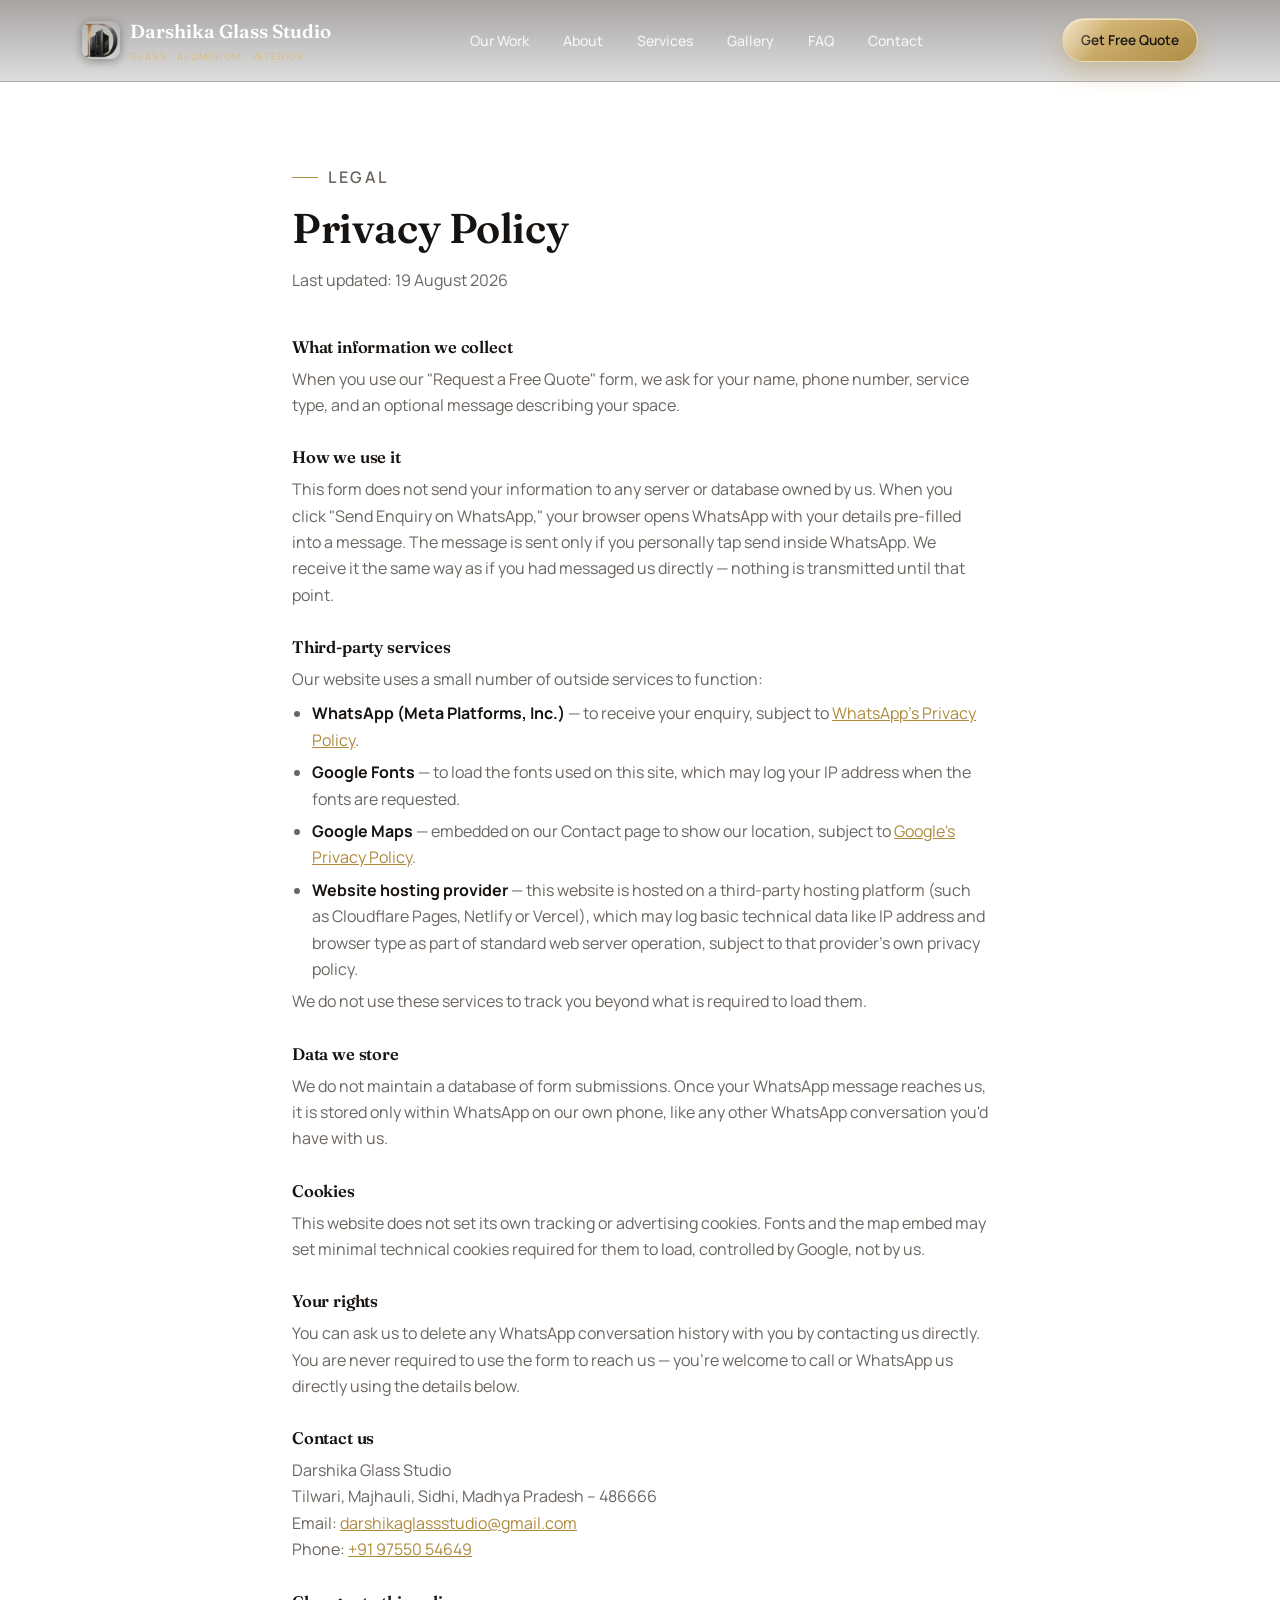
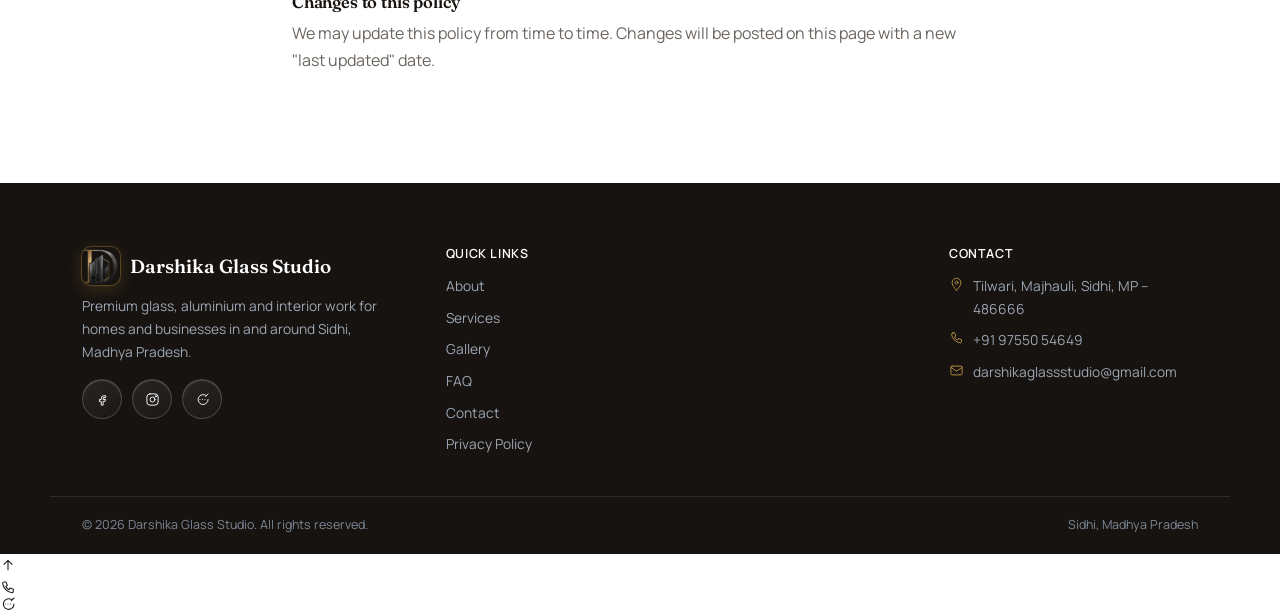
<file: privacy.html>
<!DOCTYPE html>
<html lang="en">
<head>
<meta charset="UTF-8">
<meta name="viewport" content="width=device-width, initial-scale=1, viewport-fit=cover">
<title>Privacy Policy | Darshika Glass Studio</title>
<meta name="description" content="How Darshika Glass Studio handles the information you share through our quote form and website.">
<meta name="robots" content="index, follow">
<link rel="canonical" href="https://www.darshikaglassstudio.in/privacy.html">
<meta name="theme-color" content="#171310">
<link rel="icon" href="assets/brand/favicon.png">

<link rel="preconnect" href="https://fonts.googleapis.com">
<link rel="preconnect" href="https://fonts.gstatic.com" crossorigin>
<link href="https://fonts.googleapis.com/css2?family=Fraunces:ital,opsz,wght@0,9..144,500;0,9..144,600;0,9..144,700;1,9..144,500&amp;family=Manrope:wght@400;500;600;700;800&amp;display=swap" rel="stylesheet">

<link rel="stylesheet" href="style.css">
</head>
<body>

<!-- ============================= ICON SPRITE (only the icons this page uses) ============================= -->
<svg class="sr-only" aria-hidden="true">
<symbol id="i-phone" viewBox="0 0 24 24"><path d="M6 3h3l2 5-2.5 1.5a11 11 0 0 0 5 5L15 12l5 2v3a2 2 0 0 1-2 2A16 16 0 0 1 4 5a2 2 0 0 1 2-2z"/></symbol>
<symbol id="i-chat" viewBox="0 0 24 24"><path d="M21 12a8 8 0 1 1-3.4-6.5"/><path d="M21 3l-4 4"/><path d="M8 12h.01M12 12h.01M16 12h.01"/></symbol>
<symbol id="i-mail" viewBox="0 0 24 24"><rect x="3" y="5" width="18" height="14" rx="2"/><path d="M3 7l9 6 9-6"/></symbol>
<symbol id="i-pin" viewBox="0 0 24 24"><path d="M12 21s7-6.5 7-12a7 7 0 1 0-14 0c0 5.5 7 12 7 12z"/><circle cx="12" cy="9" r="2.4"/></symbol>
<symbol id="i-menu" viewBox="0 0 24 24"><path d="M4 7h16M4 12h16M4 17h16"/></symbol>
<symbol id="i-close" viewBox="0 0 24 24"><path d="M5 5l14 14M19 5L5 19"/></symbol>
<symbol id="i-up" viewBox="0 0 24 24"><path d="M12 19V5M6 11l6-6 6 6"/></symbol>
<symbol id="i-fb" viewBox="0 0 24 24"><path d="M14 9h3V6h-3a4 4 0 0 0-4 4v2H7v3h3v6h3v-6h3l1-3h-4v-2a1 1 0 0 1 1-1z"/></symbol>
<symbol id="i-insta" viewBox="0 0 24 24"><rect x="3" y="3" width="18" height="18" rx="5"/><circle cx="12" cy="12" r="4"/><circle cx="17.2" cy="6.8" r="1"/></symbol>
</svg>

<!-- ============================= NAVBAR ============================= -->
<header class="nav" id="nav">
  <div class="container nav-inner">
    <a href="index.html" class="brand">
      <img class="brand-mark" src="assets/brand/logo-mark.png" alt="Darshika Glass Studio logo">
      <span>Darshika Glass Studio<small>Glass &middot; Aluminium &middot; Interior</small></span>
    </a>
    <nav class="nav-links" aria-label="Primary">
      <a href="index.html#work">Our Work</a>
      <a href="index.html#about">About</a>
      <a href="index.html#services">Services</a>
      <a href="index.html#gallery">Gallery</a>
      <a href="index.html#faq">FAQ</a>
      <a href="index.html#contact">Contact</a>
    </nav>
    <a href="index.html#contact" class="btn btn-gold btn-sm nav-cta">Get Free Quote</a>
    <button class="nav-burger" id="burgerBtn" aria-label="Open menu" aria-expanded="false">
      <svg class="icon icon-menu" aria-hidden="true"><use href="#i-menu"/></svg>
      <svg class="icon icon-close" aria-hidden="true"><use href="#i-close"/></svg>
    </button>
  </div>
</header>

<div class="mobile-menu" id="mobileMenu">
  <a href="index.html#work">Our Work</a>
  <a href="index.html#about">About</a>
  <a href="index.html#services">Services</a>
  <a href="index.html#gallery">Gallery</a>
  <a href="index.html#faq">FAQ</a>
  <a href="index.html#contact">Contact</a>
  <div class="mm-actions">
    <a href="tel:+919755054649" class="btn btn-outline">Call Now</a>
    <a href="index.html#contact" class="btn btn-gold">Get Free Quote</a>
  </div>
</div>

<!-- ============================= PRIVACY POLICY ============================= -->
<section class="section" id="privacy" style="padding-top:150px">
  <div class="container" style="max-width:760px">
    <div class="section-head">
      <p class="eyebrow">Legal</p>
      <h1 style="font-size:clamp(1.8rem,4vw,2.6rem)">Privacy Policy</h1>
      <p>Last updated: 19 August 2026</p>
    </div>

    <div class="privacy-body">
      <h3>What information we collect</h3>
      <p>When you use our "Request a Free Quote" form, we ask for your name, phone number, service type, and an optional message describing your space.</p>

      <h3>How we use it</h3>
      <p>This form does not send your information to any server or database owned by us. When you click "Send Enquiry on WhatsApp," your browser opens WhatsApp with your details pre-filled into a message. The message is sent only if you personally tap send inside WhatsApp. We receive it the same way as if you had messaged us directly — nothing is transmitted until that point.</p>

      <h3>Third-party services</h3>
      <p>Our website uses a small number of outside services to function:</p>
      <ul class="privacy-list">
        <li><strong>WhatsApp (Meta Platforms, Inc.)</strong> — to receive your enquiry, subject to <a href="https://www.whatsapp.com/legal/privacy-policy" target="_blank" rel="noopener">WhatsApp's Privacy Policy</a>.</li>
        <li><strong>Google Fonts</strong> — to load the fonts used on this site, which may log your IP address when the fonts are requested.</li>
        <li><strong>Google Maps</strong> — embedded on our Contact page to show our location, subject to <a href="https://policies.google.com/privacy" target="_blank" rel="noopener">Google's Privacy Policy</a>.</li>
        <li><strong>Website hosting provider</strong> — this website is hosted on a third-party hosting platform (such as Cloudflare Pages, Netlify or Vercel), which may log basic technical data like IP address and browser type as part of standard web server operation, subject to that provider's own privacy policy.</li>
      </ul>
      <p>We do not use these services to track you beyond what is required to load them.</p>

      <h3>Data we store</h3>
      <p>We do not maintain a database of form submissions. Once your WhatsApp message reaches us, it is stored only within WhatsApp on our own phone, like any other WhatsApp conversation you'd have with us.</p>

      <h3>Cookies</h3>
      <p>This website does not set its own tracking or advertising cookies. Fonts and the map embed may set minimal technical cookies required for them to load, controlled by Google, not by us.</p>

      <h3>Your rights</h3>
      <p>You can ask us to delete any WhatsApp conversation history with you by contacting us directly. You are never required to use the form to reach us — you're welcome to call or WhatsApp us directly using the details below.</p>

      <h3>Contact us</h3>
      <p>
        Darshika Glass Studio<br>
        Tilwari, Majhauli, Sidhi, Madhya Pradesh &ndash; 486666<br>
        Email: <a href="mailto:darshikaglassstudio@gmail.com">darshikaglassstudio@gmail.com</a><br>
        Phone: <a href="tel:+919755054649">+91 97550 54649</a>
      </p>

      <h3>Changes to this policy</h3>
      <p>We may update this policy from time to time. Changes will be posted on this page with a new "last updated" date.</p>
    </div>
  </div>
</section>

<!-- ============================= FOOTER ============================= -->
<footer class="footer">
  <div class="container footer-grid">
    <div class="footer-brand">
      <a href="index.html" class="brand">
        <img class="brand-mark" src="assets/brand/logo-mark.png" alt="Darshika Glass Studio logo">
        <span>Darshika Glass Studio</span>
      </a>
      <p>Premium glass, aluminium and interior work for homes and businesses in and around Sidhi, Madhya Pradesh.</p>
      <div class="social-row">
        <a href="https://www.facebook.com/darshikaglassstudio/" target="_blank" rel="noopener" aria-label="Facebook"><svg class="icon" aria-hidden="true"><use href="#i-fb"/></svg></a>
        <a href="https://www.instagram.com/darshikaglassstudio/?hl=en" target="_blank" rel="noopener" aria-label="Instagram"><svg class="icon" aria-hidden="true"><use href="#i-insta"/></svg></a>
        <a href="https://wa.me/919755054649" target="_blank" rel="noopener" aria-label="WhatsApp"><svg class="icon" aria-hidden="true"><use href="#i-chat"/></svg></a>
      </div>
    </div>
    <div class="footer-col--links">
      <h4>Quick Links</h4>
      <div class="footer-links">
        <a href="index.html#about">About</a><a href="index.html#services">Services</a><a href="index.html#gallery">Gallery</a><a href="index.html#faq">FAQ</a><a href="index.html#contact">Contact</a><a href="privacy.html">Privacy Policy</a>
      </div>
    </div>
    <div class="footer-col--contact">
      <h4>Contact</h4>
      <ul class="footer-contact">
        <li><svg class="icon" aria-hidden="true"><use href="#i-pin"/></svg><span>Tilwari, Majhauli, Sidhi, MP – 486666</span></li>
        <li><svg class="icon" aria-hidden="true"><use href="#i-phone"/></svg><span>+91 97550 54649</span></li>
        <li><svg class="icon" aria-hidden="true"><use href="#i-mail"/></svg><span>darshikaglassstudio@gmail.com</span></li>
      </ul>
    </div>
  </div>
  <div class="container footer-bottom">
    <span>&copy; <span id="yearNow">2026</span> Darshika Glass Studio. All rights reserved.</span>
    <span>Sidhi, Madhya Pradesh</span>
  </div>
</footer>

<!-- ============================= FLOATING UI ============================= -->
<div class="float-stack">
  <button class="float-btn top-btn" id="topBtn" aria-label="Back to top"><svg class="icon" aria-hidden="true"><use href="#i-up"/></svg></button>
  <a href="tel:+919755054649" class="float-btn call-btn" aria-label="Call now"><svg class="icon" aria-hidden="true"><use href="#i-phone"/></svg></a>
  <a href="https://wa.me/919755054649" target="_blank" rel="noopener" class="float-btn wa-btn" aria-label="Chat on WhatsApp"><span class="pulse" aria-hidden="true"></span><svg class="icon" aria-hidden="true"><use href="#i-chat"/></svg></a>
</div>

<script src="privacy.js"></script>
</body>
</html>
</file>
<file: style.css>
/* ============================= TOKENS ============================= */
:root{
  --navy:#171310;
  --navy-soft:#221C15;
  --gold:#AE8A3D;
  --gold-light:#DCBC7C;
  /* AA-safe variant of --gold for small text on white/soft backgrounds —
     the base --gold is ~3.23:1 on white (fails WCAG AA for normal text),
     this is ~4.6:1. Only use on-light; on-dark contexts already read fine
     with --gold or --gold-light and should keep using those. */
  --gold-oncontrast:#8A6C2E;
  /* RGB components of the tokens above, for rgba() use — keeps every
     translucent navy/gold overlay tied to one source instead of the same
     triplet retyped at each call site. */
  --navy-rgb:23,19,16;
  --gold-rgb:174,138,61;
  --gold-light-rgb:220,188,124;
  --bg:#FFFFFF;
  --bg-soft:#F8F6F1;
  --text:#221F1B;
  --text-muted:#6B6560;
  --line:#EAE6DC;
  --line-strong:#DBD5C6;
  --shadow-sm: 0 2px 10px rgba(var(--navy-rgb),0.07);
  --shadow-md: 0 10px 30px rgba(var(--navy-rgb),0.11);
  --shadow-lg: 0 24px 60px rgba(var(--navy-rgb),0.18);
  --radius-sm: 10px;
  --radius-md: 16px;
  --radius-lg: 24px;
  --ease: cubic-bezier(.4,0,.2,1);
  --container: 1180px;
}

/* ============================= RESET ============================= */
*,*::before,*::after{box-sizing:border-box;margin:0;padding:0}
html{scroll-behavior:smooth}
body{
  font-family:'Manrope',sans-serif;
  color:var(--text);
  background:var(--bg);
  line-height:1.65;
  -webkit-font-smoothing:antialiased;
  text-rendering:optimizeLegibility;
  overflow-x:hidden;
}
img,svg{display:block;max-width:100%}
a{color:inherit;text-decoration:none}
button{font:inherit;cursor:pointer;background:none;border:none;color:inherit}
ul{list-style:none}
input,textarea,select{font:inherit;color:inherit}
h1,h2,h3,h4{font-family:'Fraunces',serif;font-weight:600;color:var(--navy);line-height:1.18;font-variation-settings:'opsz' 40;letter-spacing:-0.01em}
:focus-visible{outline:2px solid var(--gold);outline-offset:3px}
::selection{background:var(--gold-light);color:var(--navy)}

@media (prefers-reduced-motion: reduce){
  html{scroll-behavior:auto}
  *,*::before,*::after{animation-duration:0.01ms !important;animation-iteration-count:1 !important;transition-duration:0.01ms !important;scroll-behavior:auto !important}
}

/* ============================= UTILITIES ============================= */
.container{max-width:var(--container);margin-inline:auto;padding-inline:20px}
@media(min-width:768px){.container{padding-inline:32px}}

.section{padding-block:64px;background:var(--bg)}
@media(min-width:1024px){.section{padding-block:104px}}

.section-soft{background:var(--bg-soft)}
.services-section{position:relative;overflow:hidden}
.services-section::before{
  content:"";position:absolute;top:-140px;right:-90px;width:340px;height:420px;z-index:0;pointer-events:none;
  border:1px solid rgba(var(--gold-rgb),0.16);border-radius:30px;
  background:linear-gradient(135deg,rgba(255,255,255,0.5),rgba(255,255,255,0) 55%);
  transform:rotate(-11deg);
}
.services-section>.container{position:relative;z-index:1}
.section-navy{background:var(--navy);color:#EDEFF2;position:relative;overflow:hidden}
.section-navy::before,.section-navy::after{
  content:"";position:absolute;pointer-events:none;z-index:0;
  border:1px solid rgba(var(--gold-rgb),0.22);border-radius:26px;
  background:linear-gradient(135deg,rgba(255,255,255,0.06),rgba(255,255,255,0) 60%);
}
.section-navy::before{width:300px;height:380px;top:-110px;right:-70px;transform:rotate(-13deg)}
.section-navy::after{width:200px;height:260px;bottom:-90px;left:-50px;transform:rotate(10deg)}
.section-navy>.container{position:relative;z-index:1}
.section-navy h2,.section-navy h3{color:#fff}

.eyebrow{
  display:inline-flex;align-items:center;gap:10px;
  font-size:.72rem;letter-spacing:.16em;text-transform:uppercase;
  color:var(--gold-oncontrast);font-weight:600;margin-bottom:14px;
}
.eyebrow::before{content:"";width:26px;height:1px;background:var(--gold)}
/* "Why Choose Us" is the one section-navy block that doesn't already have
   its own eyebrow override (hero/.process-section already set this below) —
   on that dark background the AA-safe on-light gold is too muted, so it
   goes back to the lighter on-dark gold here. */
.section-navy .eyebrow{color:var(--gold-light)}
.section-navy .eyebrow::before{background:var(--gold-light)}

.section-head{max-width:640px;margin-bottom:44px;text-align:left}
.section-head h2{font-size:clamp(1.8rem,4vw,2.6rem);letter-spacing:-0.01em}
.section-head p{margin-top:14px;color:var(--text-muted);font-size:1rem}
.section-navy .section-head p{color:#B9C2CE}
.section-head.center{margin-inline:auto;text-align:center}

.icon{width:1em;height:1em;fill:none;stroke:currentColor;stroke-width:1.6;stroke-linecap:round;stroke-linejoin:round;flex-shrink:0}
.icon-fill{fill:currentColor;stroke:none}

/* Buttons */
.btn{
  display:inline-flex;align-items:center;justify-content:center;gap:9px;
  padding:14px 26px;border-radius:100px;font-weight:600;font-size:.92rem;
  transition:transform .35s var(--ease),box-shadow .35s var(--ease),background-color .3s,color .3s,border-color .3s;
  white-space:nowrap;
}
.btn .icon{width:18px;height:18px}
.btn-gold{
  position:relative;overflow:hidden;color:var(--navy);
  background:linear-gradient(155deg,rgba(228,197,132,0.95),rgba(var(--gold-rgb),0.92));
  backdrop-filter:blur(10px);-webkit-backdrop-filter:blur(10px);
  border:1px solid rgba(255,255,255,0.5);
  box-shadow:0 10px 24px rgba(var(--gold-rgb),0.35), inset 0 1px 0 rgba(255,255,255,0.6);
}
.btn-gold::before{
  content:"";position:absolute;inset:0;border-radius:inherit;pointer-events:none;
  background:linear-gradient(120deg,rgba(255,255,255,0.55) 0%,rgba(255,255,255,0) 32%);
}
.btn-gold:hover{
  background:linear-gradient(155deg,rgba(233,205,148,0.98),rgba(184,148,68,0.96));
  box-shadow:0 14px 30px rgba(var(--gold-rgb),0.42), inset 0 1px 0 rgba(255,255,255,0.7);
  transform:translateY(-2px);
}
.btn-outline{background:rgba(255,255,255,0.08);color:#fff;border:1.5px solid rgba(255,255,255,0.5);backdrop-filter:blur(8px);-webkit-backdrop-filter:blur(8px)}
.btn-outline:hover{border-color:#fff;background:rgba(255,255,255,0.16);transform:translateY(-2px)}
.btn-navy{background:var(--navy);color:#fff}
.btn-navy:hover{background:var(--navy-soft);transform:translateY(-2px);box-shadow:var(--shadow-md)}
.btn-ghost{color:var(--navy);border:1.5px solid var(--line-strong);background:#fff}
.btn-ghost:hover{border-color:var(--gold);color:var(--gold)}
.btn-block{width:100%}
.btn-sm{padding:10px 18px;font-size:.85rem}

.text-link{display:inline-flex;align-items:center;gap:6px;font-weight:600;font-size:.9rem;color:var(--gold-oncontrast)}
.text-link .icon{width:15px;height:15px;transition:transform .3s var(--ease)}
.text-link:hover .icon{transform:translateX(4px)}

/* Scroll reveal */
.reveal{opacity:0;transform:translateY(22px);transition:opacity .7s var(--ease),transform .7s var(--ease)}
.reveal.is-visible{opacity:1;transform:translateY(0)}

/* Decorative faceted-glass motif (signature visual, used across placeholders) */
.facet-tile{position:relative;overflow:hidden;background:linear-gradient(155deg,#1C160F 0%,var(--navy) 55%,var(--navy-soft) 100%);}
.facet-tile.light{background:linear-gradient(155deg,#F2F0E9 0%,#F7F8FA 55%,#EFEDE4 100%)}
.facet-tile svg{position:absolute;inset:0;width:100%;height:100%}
.facet-tile .cap{position:absolute;left:0;right:0;bottom:0;padding:16px 18px;background:linear-gradient(to top,rgba(11,31,51,0.72),transparent);display:flex;align-items:flex-end;justify-content:space-between;gap:10px}
.facet-tile .cap-tag,.lightbox-media .cap-tag{font-size:.68rem;letter-spacing:.1em;text-transform:uppercase;color:var(--gold-light);font-weight:600}
.facet-tile .cap-title,.lightbox-media .cap-title{color:#fff;font-family:'Fraunces',serif;font-size:1rem}
.facet-tile .glyph{position:absolute;inset:0;display:flex;align-items:center;justify-content:center}
.facet-tile .glyph .icon{width:34%;height:34%;color:rgba(200,155,60,0.55);stroke-width:1}

/* ============================= NAVBAR ============================= */
.nav{
  position:fixed;top:0;left:0;right:0;z-index:100;
  padding-block:16px;
  background:linear-gradient(180deg,rgba(var(--navy-rgb),0.38),rgba(var(--navy-rgb),0.14));
  backdrop-filter:blur(14px) saturate(140%);-webkit-backdrop-filter:blur(14px) saturate(140%);
  border-bottom:1px solid rgba(255,255,255,0.10);
  transition:padding .35s var(--ease),background-color .35s var(--ease),box-shadow .35s var(--ease),border-color .35s var(--ease);
}
.nav-inner{display:flex;align-items:center;justify-content:space-between;gap:16px}
.brand{display:flex;align-items:center;gap:10px;font-family:'Fraunces',serif;font-weight:600;font-size:1.18rem;color:#fff;transition:color .35s}
.brand-mark{width:38px;height:38px;flex-shrink:0;border-radius:9px;object-fit:cover;box-shadow:0 2px 10px rgba(0,0,0,0.35)}
.brand small{display:block;font-family:'Manrope',sans-serif;font-weight:400;font-size:.62rem;letter-spacing:.14em;text-transform:uppercase;color:var(--gold-light);margin-top:1px}

.nav-links{display:none;align-items:center;gap:34px}
.nav-links a{font-size:.88rem;font-weight:500;color:rgba(255,255,255,0.85);position:relative;padding-block:4px;transition:color .3s}
.nav-links a::after{content:"";position:absolute;left:0;bottom:0;width:0;height:1px;background:var(--gold);transition:width .3s var(--ease)}
.nav-links a:hover{color:#fff}
.nav-links a:hover::after{width:100%}

.nav-actions{display:none;align-items:center;gap:14px}
.nav-insta{
  display:flex;align-items:center;justify-content:center;
  width:40px;height:40px;border-radius:50%;flex-shrink:0;
  border:1px solid rgba(255,255,255,0.35);color:#fff;
  transition:background .3s var(--ease),color .3s var(--ease),border-color .3s var(--ease),transform .25s var(--ease);
}
.nav-insta .icon{width:17px;height:17px}
@media(hover:hover){.nav-insta:hover{background:var(--gold);border-color:var(--gold);color:#fff;transform:translateY(-2px)}}
.nav.scrolled .nav-insta{color:var(--navy);border-color:var(--line-strong)}
.nav-burger{display:flex;align-items:center;justify-content:center;width:42px;height:42px;color:#fff}
.nav-burger .icon{width:24px;height:24px}
.nav-burger .icon-close{display:none}

.nav.scrolled{
  background:rgba(255,255,255,0.72);
  backdrop-filter:blur(18px) saturate(160%);-webkit-backdrop-filter:blur(18px) saturate(160%);
  box-shadow:0 8px 30px rgba(var(--navy-rgb),0.10);
  border-bottom-color:rgba(var(--navy-rgb),0.06);
  padding-block:12px;
}
.nav.scrolled .brand{color:var(--navy)}
.nav.scrolled .nav-links a{color:var(--text-muted)}
.nav.scrolled .nav-links a:hover{color:var(--navy)}
.nav.scrolled .nav-burger{color:var(--navy)}

.nav.menu-open .icon-menu{display:none}
.nav.menu-open .icon-close{display:block}

@media(min-width:1024px){
  .nav-links{display:flex}
  .nav-actions{display:flex}
  .nav-burger{display:none}
}

/* Mobile menu — a side panel (drawer) sliding in from the right, like the
   reference: brand+close pinned at the top, a compact link list below,
   then Call/Quote buttons and the Instagram icon at the end. The whole
   thing stacks top-to-bottom in normal flow rather than being centered or
   forced to fill the screen — with overflow-y:auto as a safety net, that
   means there's no scenario where an item ends up clipped, regardless of
   how tall the content or how short the screen is. */
.mobile-menu{
  position:fixed;inset:0;z-index:99;
  background:rgba(var(--navy-rgb),0.55);
  opacity:0;visibility:hidden;
  transition:opacity .35s var(--ease),visibility 0s linear .35s;
}
.mobile-menu.open{opacity:1;visibility:visible;transition:opacity .35s var(--ease)}
.mm-panel{
  position:absolute;top:0;right:0;bottom:0;
  width:min(320px,84vw);
  background:var(--navy);
  display:flex;flex-direction:column;
  overflow-y:auto;
  box-shadow:-16px 0 40px rgba(0,0,0,0.35);
  transform:translateX(100%);
  transition:transform .4s var(--ease);
}
.mobile-menu.open .mm-panel{transform:translateX(0)}
.mm-head{
  display:flex;align-items:center;justify-content:space-between;gap:12px;
  padding:20px 22px;border-bottom:1px solid rgba(255,255,255,0.1);flex-shrink:0;
}
.mm-brand{display:flex;align-items:center;gap:10px}
.mm-brand span{font-size:1rem}
.mm-close{
  display:flex;align-items:center;justify-content:center;flex-shrink:0;
  width:38px;height:38px;color:#fff;
}
.mm-close .icon{width:20px;height:20px}
.mm-links{display:flex;flex-direction:column;padding:8px 22px 4px}
.mobile-menu a{font-family:'Fraunces',serif;font-size:1.12rem;color:#fff;padding-block:11px;border-bottom:1px solid rgba(255,255,255,0.1)}
.mobile-menu .mm-actions{display:flex;flex-direction:column;gap:10px;padding:20px 22px 4px}
.mobile-menu .mm-social{display:flex;gap:12px;padding:18px 22px 24px}
.mobile-menu .mm-social a{
  width:42px;height:42px;border-radius:50%;flex-shrink:0;
  display:flex;align-items:center;justify-content:center;
  border:1px solid rgba(255,255,255,0.25);color:#fff;
  transition:background .3s var(--ease),border-color .3s var(--ease)}
.mobile-menu .mm-social a:hover{background:var(--gold);border-color:var(--gold)}
.mobile-menu .mm-social .icon{width:18px;height:18px}
@media(min-width:1024px){.mobile-menu{display:none}}

/* ============================= HERO ============================= */
.hero{
  position:relative;min-height:100svh;display:flex;align-items:center;
  background:var(--navy);color:#fff;overflow:hidden;padding-top:96px;padding-bottom:110px;
}
/* hero-bg: normal position:absolute on mobile/tablet (unchanged, original
   behaviour). */
.hero-bg{position:absolute;inset:0;z-index:0;background:var(--navy)}
.hero-media{position:absolute;inset:0;width:100%;height:100%;object-fit:cover;object-position:center}
.hero-video{opacity:0;transition:opacity 1s var(--ease)}
.hero-video.is-active{opacity:1}
.hero-scrim{position:absolute;inset:0;z-index:1;
  background:
    linear-gradient(100deg, rgba(15,12,9,0.62) 0%, rgba(15,12,9,0.38) 45%, rgba(15,12,9,0.16) 78%, rgba(15,12,9,0.08) 100%),
    linear-gradient(180deg, rgba(15,12,9,0.30) 0%, rgba(15,12,9,0.02) 28%, rgba(15,12,9,0.08) 60%, rgba(15,12,9,0.50) 100%);
}
/* Desktop: TRUE fixed background. Photo/video + dark scrim pin to the
   viewport itself (not just the hero box) with a negative z-index, so they
   sit behind every normal in-flow element on the page. As you scroll, the
   page content simply scrolls up and over them — the video never moves, it
   just gets progressively covered from the bottom up, and reappears fully
   once you scroll back to the very top. Because the z-index is negative,
   ANY section below that has its own opaque background will correctly hide
   this layer — which is why every section after the hero now has an
   explicit solid background (see their rules below) instead of relying on
   the page's default white showing through. */
@media(min-width:1024px){
  .hero{background:transparent}
  .hero-bg{position:fixed;inset:0;z-index:-2}
  .hero-scrim{position:fixed;inset:0;z-index:-1}
}
.hero-inner{position:relative;z-index:2;max-width:660px;margin-inline:0;text-align:left}
.hero-brk{display:inline}
.hero .eyebrow{color:var(--gold-light)}
.hero h1{font-size:clamp(2.2rem,6vw,3.75rem);letter-spacing:-0.01em;color:#fff;text-shadow:0 2px 18px rgba(0,0,0,0.35)}
.hero h1 em{font-style:italic;color:var(--gold-light)}
.hero p.lead{margin-top:20px;font-size:1.05rem;color:#EDEAE2;max-width:52ch;text-shadow:0 1px 12px rgba(0,0,0,0.3)}
.hero-actions{display:flex;flex-wrap:wrap;gap:14px;margin-top:36px}
.hero .hero-actions .btn{flex:1 1 0;min-width:0}
@media(min-width:480px){.hero .hero-actions .btn{flex:0 1 auto}}
@media(max-width:640px){
  .hero{padding-top:78px;padding-bottom:90px}
  .hero p.lead{margin-top:14px}
  .hero-actions{margin-top:24px}
}
/* Tablet / laptop: let the heading wrap naturally as one line of text, no forced breaks */
@media(min-width:768px){
  .hero-brk{display:none}
}
/* Desktop: hero content centered in the middle of the section */
@media(min-width:1024px){
  .hero-inner{max-width:760px;margin-inline:auto;text-align:center}
  .hero h1{text-align:center}
  .hero p.lead{margin-inline:auto}
  .hero-actions{justify-content:center}
}

.trust-bar{
  position:relative;z-index:3;margin-top:-46px;
}
.trust-card{
  position:relative;overflow:hidden;
  background:linear-gradient(160deg,rgba(255,255,255,0.88),rgba(255,255,255,0.72));
  backdrop-filter:blur(20px) saturate(150%);-webkit-backdrop-filter:blur(20px) saturate(150%);
  border:1px solid rgba(255,255,255,0.7);
  border-radius:var(--radius-lg);
  box-shadow:var(--shadow-lg), inset 0 1px 0 rgba(255,255,255,0.9);
  display:grid;grid-template-columns:1fr;
}
.trust-item{display:flex;align-items:center;gap:14px;padding:22px 26px;border-bottom:1px solid var(--line)}
.trust-item:last-child{border-bottom:none}
.trust-item .icon-wrap{width:42px;height:42px;border-radius:50%;background:rgba(200,155,60,0.12);display:flex;align-items:center;justify-content:center;color:var(--gold);flex-shrink:0}
.trust-item .icon-wrap .icon{width:20px;height:20px}
.trust-item strong{display:block;font-size:.92rem;color:var(--navy);font-weight:600}
.trust-item span{font-size:.78rem;color:var(--text-muted)}
@media(min-width:768px){
  .trust-card{grid-template-columns:repeat(2,1fr)}
  .trust-item{border-bottom:none;border-right:1px solid var(--line);justify-content:center;text-align:left}
  .trust-item:last-child{border-right:none}
}
/* Desktop: the hero video is now truly position:fixed and sits behind the
   whole page (see .hero-bg above), so this card — which overlaps the very
   bottom edge of the hero — needs a fully solid (non-transparent) background
   instead of the frosted-glass blur used on mobile, or the frozen video would
   keep peeking through it forever as you scroll. Same off-white colour family
   as before, just opaque. */
@media(min-width:1024px){
  .trust-card{
    background:linear-gradient(160deg,var(--bg),var(--bg-soft));
    backdrop-filter:none;-webkit-backdrop-filter:none;
    border-color:var(--line);
  }
}

/* ============================= OUR WORK ============================= */
.work{padding-bottom:52px}
.work .section-head{margin-bottom:32px}
.work-track-wrap{position:relative}
/* Soft edge fade — a quiet "there's more" hint on the right, cleaner than a
   hard cut-off card. Sits above the track but doesn't block taps/scroll. */
.work-track-wrap::after{
  content:"";position:absolute;top:2px;right:0;bottom:18px;width:36px;z-index:5;
  background:linear-gradient(to right, rgba(255,255,255,0), var(--bg));
  pointer-events:none;
}
@media(min-width:768px){.work-track-wrap::after{width:56px}}
@media(min-width:1024px){.work-track-wrap::after{width:64px}}
.work-track{
  overflow-x:auto;
  /* Left/right padding = half the leftover viewport width either side of a card,
     so scroll-snap-align:center below can actually center every card — including
     the first and last — instead of them stopping stuck against the edge. */
  padding:2px calc((100% - min(64vw,250px)) / 2) 18px;
  scroll-snap-type:x mandatory;scroll-padding-inline:calc((100% - min(64vw,250px)) / 2);
  -webkit-overflow-scrolling:touch;scrollbar-width:none;
}
.work-track::-webkit-scrollbar{display:none}
.work-track-inner{display:flex;gap:14px}
.work-item{
  position:relative;flex:0 0 auto;width:64vw;max-width:250px;
  display:flex;flex-direction:column;gap:10px;
  scroll-snap-align:center;scroll-snap-stop:always;
}
.work-media{
  position:relative;aspect-ratio:3/4;border-radius:var(--radius-md);overflow:hidden;
  box-shadow:var(--shadow-sm);background:var(--navy);
  transition:transform .4s var(--ease),box-shadow .4s var(--ease);
}
/* Diagonal hover sheen — shared with .project-media (gallery, below) so the
   effect is declared once instead of being copy-pasted per component. */
.work-media::before,.project-media::before{
  content:"";position:absolute;top:0;left:-65%;width:35%;height:100%;z-index:3;pointer-events:none;
  background:linear-gradient(100deg,transparent,rgba(255,255,255,0.4),transparent);
  transform:skewX(-16deg);transition:left .75s var(--ease);
}
@media(hover:hover){
  .work-item:hover .work-media::before,.gallery-item:hover .project-media::before{left:135%}
}
.work-media img,.work-media video{position:absolute;inset:0;width:100%;height:100%;object-fit:cover;transition:transform .6s var(--ease)}
.work-item:active .work-media{transform:scale(0.97)}
@media(hover:hover){
  .work-item:hover .work-media{box-shadow:var(--shadow-lg);transform:translateY(-4px)}
  .work-item:hover .work-media img,.work-item:hover .work-media video{transform:scale(1.06)}
}
.work-media video{opacity:0;transition:opacity .5s var(--ease),transform .6s var(--ease)}
.work-media video.is-active{opacity:1}
/* Category pill — lets the visitor tell what kind of job this is (Glass /
   Aluminium / Interior...) at a glance, no click needed. Small and quiet on
   purpose so it doesn't compete with the photo. */
.work-tag{
  position:absolute;top:10px;left:10px;z-index:4;
  background:rgba(var(--navy-rgb),0.55);backdrop-filter:blur(4px);-webkit-backdrop-filter:blur(4px);
  border:1px solid rgba(255,255,255,0.25);
  color:#fff;font-size:.64rem;font-weight:600;letter-spacing:.03em;text-transform:uppercase;
  padding:4px 9px;border-radius:999px;line-height:1.3;
}
/* Title now sits below the card instead of overlaid on the clip/photo */
.work-caption{font-family:'Fraunces',serif;font-size:.88rem;color:var(--text);text-align:center;padding-inline:4px;line-height:1.3}
/* Play/pause affordance: centered like a standard video-thumbnail play button,
   dims and shrinks slightly once playing so it stays out of the way but still tappable */
.work-media .clip-badge{
  position:absolute;top:50%;left:50%;transform:translate(-50%,-50%);
  width:52px;height:52px;border-radius:50%;
  background:rgba(var(--navy-rgb),0.45);backdrop-filter:blur(6px);
  border:1.5px solid rgba(255,255,255,0.75);box-shadow:0 4px 16px rgba(0,0,0,0.3);
  color:#fff;display:flex;align-items:center;justify-content:center;
  transition:background .3s var(--ease),opacity .3s var(--ease),transform .3s var(--ease);
}
.work-media .clip-badge .icon{width:20px;height:20px;margin-left:3px;transition:opacity .2s var(--ease)}
.work-media .clip-badge .icon-pause{display:none;margin-left:0}
.work-item.is-playing .work-media .clip-badge{
  width:40px;height:40px;background:rgba(var(--navy-rgb),0.55);opacity:0.85;
  transform:translate(-50%,-50%) scale(1);
}
.work-item.is-playing .work-media .clip-badge .icon{width:15px;height:15px}
.work-item.is-playing .work-media .clip-badge .icon-play{display:none}
.work-item.is-playing .work-media .clip-badge .icon-pause{display:block}
@media(hover:hover){.work-item:hover .work-media .clip-badge{transform:translate(-50%,-50%) scale(1.08)}}
/* Buffering spinner: tap starts the fetch, and on a slow connection there's
   a real gap before the clip has enough data to actually play. Without
   feedback here the play icon just sits there looking unresponsive (the
   "did my tap even register?" problem). While .is-loading is set, the
   play/pause icon fades out and a spinning ring takes its place on the same
   badge; it fades back out the moment the 'playing' event fires for real. */
.work-item.is-loading .work-media .clip-badge .icon-play,
.work-item.is-loading .work-media .clip-badge .icon-pause{opacity:0}
.work-media .clip-spinner{
  position:absolute;inset:8px;border-radius:50%;
  border:2px solid rgba(255,255,255,0.3);border-top-color:#fff;
  opacity:0;transition:opacity .2s var(--ease);
  pointer-events:none;
}
.work-item.is-loading .work-media .clip-spinner{
  opacity:1;animation:workClipSpin .8s linear infinite;
}
@keyframes workClipSpin{to{transform:rotate(360deg)}}
@media(prefers-reduced-motion:reduce){
  .work-item.is-loading .work-media .clip-spinner{animation:none;border-top-color:rgba(255,255,255,0.3)}
}
/* Swipe hint dots — mobile/tablet horizontal strip only; hidden once it becomes a grid at 768px */
.work-dots{display:flex;justify-content:center;gap:7px;padding-top:4px;padding-bottom:4px}
.work-dots span{width:6px;height:6px;border-radius:50%;background:var(--line-strong);transition:background .3s var(--ease),transform .3s var(--ease)}
.work-dots span.is-active{background:var(--gold);transform:scale(1.35)}
.work-cta{display:flex;flex-wrap:wrap;align-items:center;gap:18px;padding-inline:20px;margin-top:6px}

/* Prev/Next arrows — shown at EVERY screen size now (used to be desktop-only,
   which is why they'd vanish on resize/smaller viewports). The track itself
   is a plain native horizontal scroller (overflow-x:auto + scroll-snap) at
   every breakpoint, so touch swipe, trackpad, the arrows and mouse click-drag
   (see script.js) all just move the same scrollLeft — nothing switches to a
   separate JS-transform "desktop mode" any more. */
.work-nav{display:flex;justify-content:center;align-items:center;gap:12px;padding-top:6px}
.work-arrow{
  position:relative;
  width:42px;height:42px;border-radius:50%;
  background:var(--bg);color:var(--navy);border:1px solid var(--line);
  box-shadow:var(--shadow-md);
  align-items:center;justify-content:center;display:flex;cursor:pointer;
  transition:background .25s var(--ease),color .25s var(--ease),transform .15s var(--ease),box-shadow .25s var(--ease);
}
.work-arrow .icon{width:18px;height:18px}
@media(hover:hover){.work-arrow:hover{background:var(--gold);color:#fff;box-shadow:var(--shadow-lg)}}
.work-arrow:active{transform:scale(0.92)}
.work-arrow[disabled]{opacity:.3;pointer-events:none;box-shadow:none}
@media(min-width:768px){.work-arrow{width:48px;height:48px}.work-arrow .icon{width:20px;height:20px}}

/* Mouse click-and-drag now works at any size, because the track is a real
   scroll container everywhere — this just gives it a grab cursor and turns
   off snap-while-dragging so the drag feels smooth instead of sticky. */
@media(hover:hover){
  .work-track{cursor:grab}
  .work-track.is-dragging{cursor:grabbing}
}
.work-track.is-dragging{scroll-snap-type:none;user-select:none}

@media(min-width:768px){
  /* Tablet: a bit bigger than mobile, still a horizontal scroller (~2.5 cards visible) */
  .work-track{
    padding:2px max(32px,calc((100% - var(--container)) / 2)) 18px;
    scroll-padding-inline:max(32px,calc((100% - var(--container)) / 2));
  }
  .work-item{width:32vw;max-width:300px}
  .work-caption{font-size:.92rem}
  .work-cta{padding-inline:32px;margin-top:36px}
}
@media(min-width:1024px){
  /* Laptop/desktop: still the same native scroll strip as every other size —
     just sized so ~4 cards show at once. */
  .work-track-inner{gap:16px}
  .work-item{width:22vw;max-width:264px}
}
@media(min-width:1024px){.work-dots{display:none}}

/* ============================= ABOUT ============================= */
.about-grid{display:grid;gap:40px;align-items:center}
.about-visual{position:relative}
.about-visual .facet-tile{border-radius:var(--radius-lg);aspect-ratio:4/3;box-shadow:var(--shadow-lg);position:relative;z-index:2}
.about-visual .glass-pane{
  position:absolute;border-radius:var(--radius-lg);z-index:1;pointer-events:none;
  background:linear-gradient(135deg,rgba(255,255,255,0.32) 0%,rgba(var(--gold-rgb),0.12) 55%,rgba(var(--gold-rgb),0.02) 100%);
  border:1px solid rgba(255,255,255,0.55);
  backdrop-filter:blur(1px);
  box-shadow:0 20px 45px rgba(var(--navy-rgb),0.12), inset 0 1px 0 rgba(255,255,255,0.7);
}
.about-visual .glass-pane.p1{top:-24px;right:-22px;width:58%;height:56%;transform:rotate(-7deg)}
.about-visual .glass-pane.p2{bottom:-20px;left:-18px;width:40%;height:38%;transform:rotate(9deg);
  background:linear-gradient(135deg,rgba(255,255,255,0.4) 0%,rgba(255,255,255,0.06) 100%);z-index:3;
}
.about-visual .glass-pane::after{
  content:"";position:absolute;top:8%;left:10%;width:38%;height:14%;border-radius:100px;
  background:linear-gradient(120deg,rgba(255,255,255,0.65),rgba(255,255,255,0));
  transform:rotate(-18deg);
}
.about-text p{color:var(--text-muted);margin-bottom:16px}
.about-tags{display:flex;flex-wrap:wrap;gap:10px;margin:26px 0 30px}
.about-tags li{font-size:.82rem;font-weight:500;padding:9px 16px;border-radius:100px;background:var(--bg-soft);border:1px solid var(--line);color:var(--navy)}

/* Founders visual — on mobile: circle photo left, name block right (3 lines).
   On desktop (900px+): switches to a big portrait, stacked, own column. */
.about-founders{display:flex;flex-direction:row;align-items:center;gap:16px;max-width:none;margin-inline:0}
.founder-photo{
  width:96px;height:96px;flex-shrink:0;aspect-ratio:1/1;border-radius:50%;overflow:hidden;
  background:var(--bg-soft);border:1.5px dashed var(--line-strong);
  display:flex;align-items:center;justify-content:center;color:var(--gold);
  box-shadow:var(--shadow-md);
}
.founder-photo img{width:100%;height:100%;object-fit:cover;border-radius:inherit}
.founder-photo .icon{width:34px;height:34px}
.about-founders .names{text-align:left}
.about-founders .names strong{display:block;color:var(--navy);font-weight:600;font-size:1.02rem;font-family:'Fraunces',serif;line-height:1.32}
.about-founders .names span{display:block;margin-top:5px;color:var(--text-muted);font-size:.78rem;line-height:1.4}

@media(min-width:900px){
  .about-grid{grid-template-columns:0.85fr 1fr;gap:70px;align-items:center}
  /* Keep the same circle photo + horizontal name layout as mobile, just bigger */
  .about-founders{flex-direction:row;align-items:center;gap:24px;max-width:none}
  .founder-photo{width:180px;height:180px;flex-shrink:0;aspect-ratio:1/1;border-radius:50%;box-shadow:var(--shadow-lg)}
  .founder-photo .icon{width:48px;height:48px}
  .about-founders .names{text-align:left}
  .about-founders .names strong{font-size:1.15rem}
}

/* ============================= MARQUEE ============================= */
/* Sits between About and Services as its own thin, minimal band — the visual
   "seam" that separates the two sections instead of them running straight
   into each other. Two identical copies of the content sit side by side in
   a flex row; animating that row exactly -50% (one copy's width) and then
   snapping back to 0 is imperceptible since copy #2 is pixel-identical to
   copy #1, giving a perfectly seamless right-to-left loop. */
.marquee-section{
  border-top:1px solid rgba(255,255,255,0.08);
  border-bottom:1px solid rgba(255,255,255,0.08);
  background:var(--navy);
  padding-block:20px;
  overflow:hidden;
  position:relative;
}
.marquee-section::before,.marquee-section::after{
  content:"";position:absolute;top:0;bottom:0;width:64px;z-index:2;pointer-events:none;
}
.marquee-section::before{left:0;background:linear-gradient(90deg,var(--navy),rgba(var(--navy-rgb),0))}
.marquee-section::after{right:0;background:linear-gradient(270deg,var(--navy),rgba(var(--navy-rgb),0))}
.marquee-track{display:flex;width:max-content}
.marquee-group{
  display:flex;align-items:center;flex-shrink:0;
  animation:marquee-scroll 28s linear infinite;
}
.marquee-group span{
  font-family:'Fraunces',serif;font-weight:500;font-size:.86rem;letter-spacing:.14em;
  color:var(--gold-light);white-space:nowrap;padding-inline:14px;
}
.marquee-group .marquee-dot{
  font-family:'Manrope',sans-serif;color:var(--gold);font-size:.7rem;padding-inline:0;letter-spacing:0;
}
@keyframes marquee-scroll{from{transform:translateX(0)}to{transform:translateX(-100%)}}
@media(prefers-reduced-motion:reduce){.marquee-group{animation:none}}
@media(min-width:768px){
  .marquee-section{padding-block:26px}
  .marquee-group span{font-size:1rem;padding-inline:20px}
  .marquee-group .marquee-dot{font-size:.8rem}
}

/* ============================= SERVICES (visual list) ============================= */
.services-list{display:grid;grid-template-columns:repeat(2,1fr);gap:12px}
.service-row{
  position:relative;
  display:flex;flex-direction:column;align-items:flex-start;gap:8px;
  padding:8px;border-radius:var(--radius-md);
  background:var(--bg);border:1px solid var(--line);
  box-shadow:var(--shadow-sm);
  transition:box-shadow .35s var(--ease),transform .35s var(--ease),border-color .35s var(--ease);
}
@media(hover:hover){
  .service-row:hover{box-shadow:var(--shadow-md);border-color:var(--line-strong);transform:translateY(-2px)}
}
.service-row__thumb{position:relative;width:100%;height:112px;border-radius:12px;overflow:hidden}
.service-row__thumb img{position:relative;z-index:1;width:100%;height:100%;object-fit:cover}
.service-row__thumb .glyph{z-index:0}
.service-row__thumb .glyph .icon{width:34%;height:34%}
.service-row__num-badge{
  position:absolute;top:6px;left:6px;z-index:2;width:20px;height:20px;border-radius:50%;
  background:rgba(15,12,9,0.55);backdrop-filter:blur(3px);-webkit-backdrop-filter:blur(3px);
  display:flex;align-items:center;justify-content:center;
  font-family:'Fraunces',serif;font-size:.62rem;font-weight:600;color:var(--gold-light);
}
.service-row__body{flex:1;min-width:0;width:100%}
.service-row__body .tag{display:none}
.service-row__body h3{font-size:.82rem;margin:0 0 3px;line-height:1.25}
.service-row__body p{
  color:var(--text-muted);font-size:.72rem;line-height:1.35;max-width:none;
  display:-webkit-box;-webkit-line-clamp:2;-webkit-box-orient:vertical;overflow:hidden;
}

@media(min-width:640px){
  .services-list{gap:18px;border-top:none}
  .service-row{padding:12px}
  .service-row__thumb{height:150px}
  .service-row__body h3{font-size:.94rem}
  .service-row__body p{font-size:.78rem}
}
@media(min-width:1024px){
  .services-list{grid-template-columns:repeat(3,1fr);gap:22px}
  .service-row{
    gap:16px;padding:24px;
  }
  .service-row__thumb{height:180px;border-radius:16px}
  .service-row__body .tag{display:block;font-size:.68rem;letter-spacing:.12em;text-transform:uppercase;color:var(--gold);font-weight:600}
  .service-row__body h3{font-size:1.1rem;margin:6px 0 8px}
  .service-row__body p{-webkit-line-clamp:unset;display:block;overflow:visible;max-width:none;font-size:.9rem}
}

/* ============================= WHY CHOOSE (dark checklist band) ============================= */
.why-grid{display:grid;gap:36px}
.why-lede h2{color:#fff;font-size:clamp(1.8rem,4vw,2.5rem)}
.why-lede p{color:#B9C2CE;margin-top:16px;max-width:44ch}
.why-list{display:flex;flex-direction:column}
.why-list li{
  display:flex;flex-direction:row;align-items:flex-start;gap:16px;padding:18px 0;
  border-bottom:1px solid rgba(255,255,255,0.12);
  transition:background-color .3s var(--ease);
}
.why-list li:first-child{padding-top:0}
.why-list li:last-child{border-bottom:none}
@media(hover:hover){.why-list li:hover{background:rgba(255,255,255,0.035)}}
.why-check{width:24px;height:24px;border-radius:50%;border:1.5px solid var(--gold);color:var(--gold);display:flex;align-items:center;justify-content:center;flex-shrink:0;margin-top:2px}
.why-check .icon{width:12px;height:12px}
.why-list strong{display:block;font-size:.92rem;color:#fff;font-weight:600;line-height:1.25;margin-bottom:3px}
.why-list span{font-size:.82rem;line-height:1.45;color:#AEB8C4}

@media(min-width:640px){
  .why-list li{padding:20px 0}
  .why-list strong{font-size:1rem}
  .why-list span{font-size:.87rem}
}
@media(min-width:900px){
  .why-grid{grid-template-columns:0.8fr 1fr;gap:80px}
}

/* ============================= FEATURED PROJECTS ============================= */
.filter-row{display:flex;flex-wrap:wrap;gap:10px;margin-bottom:36px}
.filter-btn{
  position:relative;overflow:hidden;
  padding:10px 20px;border-radius:100px;font-size:.83rem;font-weight:500;
  border:1px solid rgba(var(--navy-rgb),0.12);color:var(--text-muted);
  background:linear-gradient(160deg,rgba(255,255,255,0.85),rgba(255,255,255,0.35));
  backdrop-filter:blur(10px) saturate(170%);-webkit-backdrop-filter:blur(10px) saturate(170%);
  box-shadow:inset 0 1px 0 rgba(255,255,255,0.8), inset 0 -5px 8px rgba(var(--navy-rgb),0.05), 0 3px 8px rgba(var(--navy-rgb),0.07);
  transition:all .3s var(--ease);
}
.filter-btn::before{
  content:"";position:absolute;top:12%;left:9%;width:24%;height:58%;border-radius:50%;pointer-events:none;
  background:radial-gradient(circle at 35% 25%,rgba(255,255,255,0.95),rgba(255,255,255,0) 72%);
}
.filter-btn:hover{border-color:var(--gold);color:var(--navy)}
.filter-btn.active{
  color:var(--navy);border-color:rgba(var(--gold-rgb),0.55);
  background:linear-gradient(160deg,rgba(233,205,148,0.92),rgba(var(--gold-rgb),0.82));
  box-shadow:0 6px 16px rgba(var(--gold-rgb),0.32), inset 0 1px 0 rgba(255,255,255,0.7), inset 0 -4px 8px rgba(90,66,20,0.18);
}

/* Asymmetric masonry: CSS columns + varied aspect ratios so real photos read as
   a curated wall of work rather than a uniform grid. */
.gallery-grid{column-count:2;column-gap:12px}
@media(min-width:640px){.gallery-grid{column-count:2;column-gap:20px}}
@media(min-width:1100px){.gallery-grid{column-count:3}}

.gallery-item{
  break-inside:avoid;margin-bottom:12px;border-radius:var(--radius-md);overflow:hidden;
  position:relative;box-shadow:var(--shadow-sm);cursor:pointer;background:var(--navy);
  transition:opacity .35s var(--ease),transform .35s var(--ease),box-shadow .4s var(--ease);
}
@media(min-width:640px){.gallery-item{margin-bottom:20px}}
.gallery-item.hide{opacity:0;transform:scale(.94);position:absolute;pointer-events:none;visibility:hidden}
@media(hover:hover){
  .gallery-item:hover{box-shadow:var(--shadow-lg);transform:translateY(-3px)}
}

/* project-media: the reusable image unit — swap `image`, `title`, `category`,
   `location` in the PROJECTS array below and this renders automatically. */
.project-media{position:relative;width:100%;height:100%}
.gallery-item.h-tall .project-media{aspect-ratio:3/4.2}
.gallery-item.h-wide .project-media{aspect-ratio:4/2.9}
.gallery-item.h-square .project-media{aspect-ratio:1/1}
.gallery-item.h-med .project-media{aspect-ratio:3/3.6}
.project-media img{position:absolute;inset:0;width:100%;height:100%;object-fit:cover;transition:transform .6s var(--ease)}
@media(hover:hover){.gallery-item:hover .project-media img{transform:scale(1.06)}}
/* (hover sheen for .project-media::before is defined once, shared with
   .work-media::before, near the Our Work strip styles above) */
/* Graceful fallback until a real photo is added at the given path — same
   gradient reused by the lightbox's img-missing state below. */
.gallery-item.img-missing .project-media,.lightbox-media.img-missing{background:linear-gradient(155deg,rgba(var(--gold-rgb),0.22),rgba(var(--navy-rgb),0.94))}
.gallery-item.img-missing .project-media img{display:none}

.project-media .cap{position:absolute;left:0;right:0;bottom:0;z-index:2;padding:14px 16px;background:linear-gradient(to top,rgba(var(--navy-rgb),0.85),transparent 65%);display:flex;flex-direction:column;gap:2px}
.project-media .cap-tag{font-size:.66rem;letter-spacing:.1em;text-transform:uppercase;color:var(--gold-light);font-weight:600}
.project-media .cap-title{color:#fff;font-family:'Fraunces',serif;font-size:.98rem;line-height:1.3}

.project-media .zoom-hint{
  position:absolute;top:14px;right:14px;z-index:2;width:36px;height:36px;border-radius:50%;
  background:rgba(255,255,255,0.16);backdrop-filter:blur(6px);border:1px solid rgba(255,255,255,0.35);
  color:#fff;display:flex;align-items:center;justify-content:center;
  opacity:0;transform:scale(.8);transition:all .3s var(--ease);
}
@media(hover:hover){.gallery-item:hover .zoom-hint{opacity:1;transform:scale(1)}}
@media(hover:none){.project-media .zoom-hint{opacity:1;transform:scale(1);background:rgba(255,255,255,0.1)}}
.project-media .zoom-hint .icon{width:16px;height:16px}

.gallery-loadmore{display:flex;justify-content:center;margin-top:8px}

/* Lightbox */
.lightbox{
  position:fixed;inset:0;z-index:200;background:rgba(11,20,31,0.92);backdrop-filter:blur(6px);
  display:flex;align-items:center;justify-content:center;padding:20px;
  opacity:0;visibility:hidden;transition:opacity .35s var(--ease),visibility 0s linear .35s;
}
.lightbox.open{opacity:1;visibility:visible;transition:opacity .35s var(--ease)}
.lightbox-body{position:relative;width:100%;max-width:640px}
.lightbox-media{position:relative;border-radius:var(--radius-lg);overflow:hidden;aspect-ratio:4/3;box-shadow:var(--shadow-lg);background:var(--navy)}
.lightbox-media img{position:absolute;inset:0;width:100%;height:100%;object-fit:cover}
.lightbox-media.img-missing img{display:none}
.lightbox-media .cap{position:absolute;left:0;right:0;bottom:0;padding:16px 18px;background:linear-gradient(to top,rgba(11,31,51,0.72),transparent);display:flex;flex-direction:column;gap:2px}
.lightbox-close,.lightbox-prev,.lightbox-next{
  position:absolute;color:#fff;width:44px;height:44px;border-radius:50%;
  background:rgba(255,255,255,0.1);border:1px solid rgba(255,255,255,0.25);
  display:flex;align-items:center;justify-content:center;transition:background .3s;
}
.lightbox-close:hover,.lightbox-prev:hover,.lightbox-next:hover{background:rgba(255,255,255,0.22)}
.lightbox-close{top:-58px;right:0}
.lightbox-prev{left:-8px;top:50%;transform:translate(-50%,-50%)}
.lightbox-next{right:-8px;top:50%;transform:translate(50%,-50%)}
@media(min-width:768px){.lightbox-prev{left:-56px}.lightbox-next{right:-56px}}

/* ============================= PARALLAX BACKGROUNDS (Why Choose Us / Working Process) =============================
   Classic CSS parallax: the photo (.parallax-bg) is pinned to the viewport with
   background-attachment:fixed, so it scrolls slower than the page content sitting
   above it — a dark gradient overlay keeps foreground text readable. On mobile,
   background-attachment:fixed is unreliable/janky (esp. iOS Safari), so the
   media query below switches it to a normal scrolling background there. */
.parallax-section{position:relative;isolation:isolate;overflow:hidden}
.parallax-bg{
  position:absolute;inset:0;z-index:-2;
  background-size:cover;background-position:center;background-repeat:no-repeat;
  background-attachment:fixed;
}
@media (max-width:768px){
  .parallax-bg{background-attachment:scroll}
}
.parallax-overlay{
  position:absolute;inset:0;z-index:-1;pointer-events:none;
  background:
    linear-gradient(180deg,rgba(17,14,10,0.88) 0%,rgba(17,14,10,0.72) 38%,rgba(17,14,10,0.86) 100%),
    radial-gradient(120% 90% at 50% 0%,rgba(var(--gold-rgb),0.14),transparent 60%);
}

/* ============================= PROCESS ============================= */
.process-section{
  color:#EDEAE2;
  padding-bottom:48px;
}
@media(min-width:1024px){.process-section{padding-bottom:72px}}
.process-section::before{
  content:"";position:absolute;inset:0;z-index:-1;pointer-events:none;
  background:
    linear-gradient(180deg,rgba(17,14,10,0.92) 0%,rgba(17,14,10,0.80) 38%,rgba(17,14,10,0.90) 100%),
    radial-gradient(120% 90% at 50% 0%,rgba(var(--gold-rgb),0.14),transparent 60%);
}
.process-section .eyebrow{color:var(--gold-light)}
.process-section .eyebrow::before{background:var(--gold-light)}
.process-section .section-head h2{color:#fff}
.process-section .section-head p{color:#C9C2B4;margin-top:10px}

.process-list{list-style:none;position:relative;display:flex;flex-direction:column}
.process-list::before{
  content:"";position:absolute;left:27px;top:6px;bottom:6px;width:2px;
  background:repeating-linear-gradient(to bottom,rgba(var(--gold-light-rgb),0.4) 0 6px,transparent 6px 12px);
}
.process-item{display:flex;gap:18px;padding-block:18px;position:relative;align-items:flex-start}
.process-visual{position:relative;flex-shrink:0}
.process-icon{
  width:54px;height:54px;border-radius:50%;position:relative;z-index:1;
  background:rgba(255,255,255,0.06);backdrop-filter:blur(8px);-webkit-backdrop-filter:blur(8px);
  border:1.5px solid rgba(var(--gold-light-rgb),0.45);color:var(--gold-light);
  display:flex;align-items:center;justify-content:center;box-shadow:0 8px 24px rgba(0,0,0,0.35);
  transition:transform .4s var(--ease),box-shadow .4s var(--ease),background .4s var(--ease);
}
.process-icon .icon{width:23px;height:23px}
.process-num{
  position:absolute;right:-3px;bottom:-3px;width:21px;height:21px;border-radius:50%;z-index:2;
  background:var(--gold);color:var(--navy);font-family:'Fraunces',serif;font-weight:700;font-size:.66rem;
  display:flex;align-items:center;justify-content:center;border:2px solid rgba(17,14,10,0.9);box-shadow:0 2px 8px rgba(0,0,0,0.4);
}
.process-item:hover .process-icon{transform:translateY(-3px) scale(1.06);box-shadow:0 12px 30px rgba(0,0,0,0.45);background:rgba(var(--gold-light-rgb),0.14)}
.process-body{padding-top:5px}
.process-body h3{font-size:1rem;margin-bottom:4px;color:#fff}
.process-body p{color:#C9C2B4;font-size:.85rem;line-height:1.45;max-width:44ch}

/* Zig-zag timeline: alternating sides of a centred line once there's room for it */
@media(min-width:600px) and (max-width:1023px){
  .process-list::before{left:50%;transform:translateX(-50%)}
  .process-item{
    display:grid;grid-template-columns:1fr 54px 1fr;column-gap:26px;
    align-items:start;padding-block:24px;
  }
  .process-visual{grid-column:2;justify-self:center}
  .process-body{grid-column:3;padding-top:6px}
  .process-body p{max-width:30ch}
  .process-item:nth-child(even) .process-body{grid-column:1;text-align:right;margin-left:auto}
  .process-item:nth-child(even) .process-body p{margin-left:auto}
}

@media(min-width:1024px){
  .process-list{flex-direction:row;justify-content:space-between;align-items:flex-start;gap:0}
  .process-list::before{left:5%;right:5%;top:27px;bottom:auto;width:auto;height:2px}
  .process-item{flex-direction:column;text-align:center;align-items:center;flex:1;padding-inline:10px;padding-block:0}
  .process-body{padding-top:0;margin-top:18px}
  .process-body p{max-width:24ch}
}

/* ============================= FAQ ============================= */
.faq-wrap{max-width:760px;margin-inline:auto}
.faq-item{border-bottom:1px solid var(--line)}
.faq-item:first-child{border-top:1px solid var(--line)}
.faq-q{
  width:100%;display:flex;align-items:center;justify-content:space-between;gap:18px;
  padding:22px 4px;text-align:left;font-weight:500;font-size:1rem;color:var(--navy);
}
/* Plus/minus toggle, right-aligned by the flex space-between on .faq-q above —
   the plus is two bars; opening the panel rotates the vertical bar flat onto
   the horizontal one, leaving a clean minus sign. */
.faq-toggle{position:relative;width:20px;height:20px;flex-shrink:0}
.faq-toggle .bar{position:absolute;top:50%;left:50%;background:var(--gold);border-radius:1px;transition:transform .35s var(--ease)}
.faq-toggle .bar-h{width:12px;height:2px;transform:translate(-50%,-50%)}
.faq-toggle .bar-v{width:2px;height:12px;transform:translate(-50%,-50%)}
.faq-item.open .faq-toggle .bar-v{transform:translate(-50%,-50%) rotate(90deg)}
.faq-panel{display:grid;grid-template-rows:0fr;transition:grid-template-rows .4s var(--ease)}
.faq-item.open .faq-panel{grid-template-rows:1fr}
.faq-panel-inner{overflow:hidden}
.faq-panel p{padding:0 4px 24px;color:var(--text-muted);font-size:.93rem;max-width:60ch}

/* ============================= CONTACT ============================= */
.contact-grid{display:grid;gap:32px}
.contact-card{background:#fff;border:1px solid var(--line);border-radius:var(--radius-lg);padding:22px;box-shadow:var(--shadow-sm)}
.contact-people{display:grid;grid-template-columns:1fr 1fr;gap:12px;margin-bottom:22px}
.person{padding:12px;border-radius:var(--radius-sm);background:var(--bg-soft)}
@media(min-width:480px){.contact-card{padding:32px}.contact-people{gap:16px;margin-bottom:26px}.person{padding:16px}}
.person strong{display:block;font-family:'Fraunces',serif;color:var(--navy);font-size:1rem;margin-bottom:4px}
.person a{display:block;font-size:.85rem;color:var(--text-muted);margin-top:2px;transition:color .3s}
.person a:hover{color:var(--gold)}
.contact-line{display:flex;gap:14px;padding:14px 0;border-top:1px solid var(--line)}
.contact-line .icon-wrap{width:38px;height:38px;border-radius:50%;background:rgba(200,155,60,0.12);color:var(--gold);display:flex;align-items:center;justify-content:center;flex-shrink:0}
.contact-line .icon-wrap .icon{width:17px;height:17px}
.contact-line strong{display:block;font-size:.85rem;color:var(--navy);font-weight:600;margin-bottom:2px}
.contact-line span,.contact-line a{font-size:.85rem;color:var(--text-muted)}
.contact-line a:hover{color:var(--gold)}

.map-wrap{border-radius:var(--radius-md);overflow:hidden;border:1px solid var(--line);min-height:200px}
.map-wrap iframe{width:100%;height:100%;min-height:200px;border:0;display:block;filter:grayscale(.15)}

.quote-form{background:var(--navy);border-radius:var(--radius-lg);padding:22px;color:#fff;box-shadow:var(--shadow-md)}
@media(min-width:480px){.quote-form{padding:32px}}
.quote-form h3{color:#fff;font-size:1.3rem;margin-bottom:6px}
.quote-form>p{color:#B9C2CE;font-size:.87rem;margin-bottom:22px}
.field{margin-bottom:16px}
.field label{display:block;font-size:.78rem;color:#B9C2CE;margin-bottom:7px}
.field input,.field select,.field textarea{
  width:100%;padding:12px 14px;border-radius:10px;border:1px solid rgba(255,255,255,0.18);
  background:rgba(255,255,255,0.06);color:#fff;font-size:.9rem;transition:border-color .3s,background .3s;
}
.field input::placeholder,.field textarea::placeholder{color:#7C8896}
.field input:focus,.field select:focus,.field textarea:focus{border-color:var(--gold);background:rgba(255,255,255,0.1)}
.field select option{color:#111}
.field-row{display:grid;grid-template-columns:1fr;gap:14px}
@media(min-width:560px){.field-row{grid-template-columns:1fr 1fr}}
.field select{font-size:.82rem;padding-right:10px}
.field-consent{margin-bottom:20px}
.field-consent label{display:flex;gap:10px;align-items:flex-start;font-size:.8rem;line-height:1.5;color:#B9C2CE;cursor:pointer;margin-bottom:0}
.field-consent input[type="checkbox"]{width:16px;height:16px;min-width:16px;margin-top:2px;accent-color:var(--gold);cursor:pointer}
.field-consent a{color:var(--gold)}
.form-note{font-size:.76rem;color:#8492A1;margin-top:12px;text-align:center}
.form-success{display:none;text-align:center;padding:20px 0}
.form-success.show{display:block}
.form-success .icon{width:44px;height:44px;color:var(--gold);margin-inline:auto 10px}

@media(min-width:900px){
  .contact-grid{
    grid-template-columns:1fr 1fr;
    grid-template-areas:"info form" "map form";
    align-items:start;
  }
  .contact-info{grid-area:info}
  .contact-form-wrap{grid-area:form}
  .map-wrap-outer{grid-area:map}
}

/* ============================= FOOTER ============================= */
.footer{background:var(--navy);color:#B9C2CE;padding-top:52px}
.footer-grid{
  display:grid;grid-template-columns:1fr 1fr;
  grid-template-areas:
    "brand brand"
    "links services"
    "contact contact";
  gap:30px 20px;
  padding-bottom:28px;border-bottom:1px solid rgba(255,255,255,0.1);
}
.footer-brand{grid-area:brand}
.footer-col--links{grid-area:links}
.footer-col--services{grid-area:services}
.footer-col--contact{grid-area:contact}
.footer-brand .brand{color:#fff;margin-bottom:10px}
.footer-brand .brand-mark{box-shadow:0 0 0 1px rgba(var(--gold-rgb),0.35), 0 4px 16px rgba(var(--gold-rgb),0.25)}
.footer-brand p{font-size:.86rem;max-width:40ch;color:#9CA7B3}
.social-row{display:flex;gap:10px;margin-top:16px}
.social-row a{
  width:40px;height:40px;border-radius:50%;display:flex;align-items:center;justify-content:center;
  color:#EDEFF2;border:1px solid rgba(255,255,255,0.18);
  background:linear-gradient(155deg,rgba(255,255,255,0.08),rgba(255,255,255,0.02));
  box-shadow:inset 0 1px 0 rgba(255,255,255,0.14);
  transition:all .3s var(--ease);
}
.social-row a:hover{background:var(--gold);border-color:var(--gold);color:var(--navy);box-shadow:0 4px 16px rgba(var(--gold-rgb),0.4)}
.social-row .icon{width:15px;height:15px}
.footer h4{color:#fff;font-family:'Manrope',sans-serif;font-weight:600;font-size:.78rem;letter-spacing:.05em;text-transform:uppercase;margin-bottom:13px}
.footer-links{display:flex;flex-direction:column;gap:9px}
.footer-links a{font-size:.86rem;color:#9CA7B3;transition:color .3s}
.footer-links a:hover{color:var(--gold-light)}
.footer-contact{display:flex;flex-direction:column;gap:9px}
.footer-contact li{font-size:.86rem;color:#9CA7B3;display:flex;gap:9px;align-items:flex-start}
.footer-contact .icon{width:15px;height:15px;color:var(--gold);flex-shrink:0;margin-top:2px}
.footer-bottom{display:flex;flex-direction:column;gap:8px;padding-block:18px;font-size:.78rem;color:#7C8896;text-align:center}

@media(min-width:640px){
  .footer-grid{gap:34px 24px}
  .footer-col--contact .footer-contact{display:grid;grid-template-columns:1fr 1fr;column-gap:20px;row-gap:9px}
  .footer-col--contact .footer-contact li:first-child{grid-column:1/-1}
}
@media(min-width:1024px){
  .footer{padding-top:64px}
  .footer-grid{
    grid-template-columns:1.3fr 0.8fr 0.9fr 1fr;
    grid-template-areas:"brand links services contact";
    gap:40px;padding-bottom:40px;
  }
  .footer-col--contact .footer-contact{display:flex;flex-direction:column}
  .footer-col--contact .footer-contact li:first-child{grid-column:auto}
  .footer-bottom{flex-direction:row;justify-content:space-between;text-align:left}
}

/* Service detail modal */
.modal{
  position:fixed;inset:0;z-index:200;background:rgba(11,20,31,0.55);backdrop-filter:blur(4px);
  display:flex;align-items:flex-end;justify-content:center;
  opacity:0;visibility:hidden;transition:opacity .3s var(--ease),visibility 0s linear .3s;
}
.modal.open{opacity:1;visibility:visible;transition:opacity .3s var(--ease)}
.modal-card{
  background:#fff;width:100%;max-width:520px;border-radius:24px 24px 0 0;padding:34px 28px;
  transform:translateY(24px);transition:transform .4s var(--ease);max-height:86vh;overflow-y:auto;
}
.modal.open .modal-card{transform:translateY(0)}
@media(min-width:640px){
  .modal{align-items:center}
  .modal-card{border-radius:24px;transform:translateY(16px) scale(.98)}
  .modal.open .modal-card{transform:translateY(0) scale(1)}
}
.modal-close{position:absolute;top:0;right:0;width:40px;height:40px;display:flex;align-items:center;justify-content:center;color:var(--text-muted)}
.modal-card{position:relative}
.modal-icon{width:52px;height:52px;border-radius:14px;background:rgba(200,155,60,0.12);color:var(--gold);display:flex;align-items:center;justify-content:center;margin-bottom:18px}
.modal-icon .icon{width:26px;height:26px}
.modal-card h3{font-size:1.4rem;margin-bottom:12px}
.modal-card p{color:var(--text-muted);font-size:.92rem;margin-bottom:22px}
.modal-actions{display:flex;flex-wrap:wrap;gap:10px}

/* Marquee strip (subtle service ticker under hero trust bar removed — kept minimal) */
.sr-only{position:absolute;width:1px;height:1px;padding:0;margin:-1px;overflow:hidden;clip:rect(0,0,0,0);white-space:nowrap;border:0}

/* ============================= PRIVACY POLICY PAGE ============================= */
.privacy-body h3{font-size:1.05rem;margin-top:30px;margin-bottom:8px;color:var(--navy)}
.privacy-body p{color:var(--text-muted);margin-bottom:6px}
.privacy-body a{color:var(--gold);text-decoration:underline}
.privacy-list{margin:8px 0 6px;padding-left:20px;list-style:disc;color:var(--text-muted)}
.privacy-list li{margin-bottom:6px}
.privacy-list strong{color:var(--navy)}
</file>
